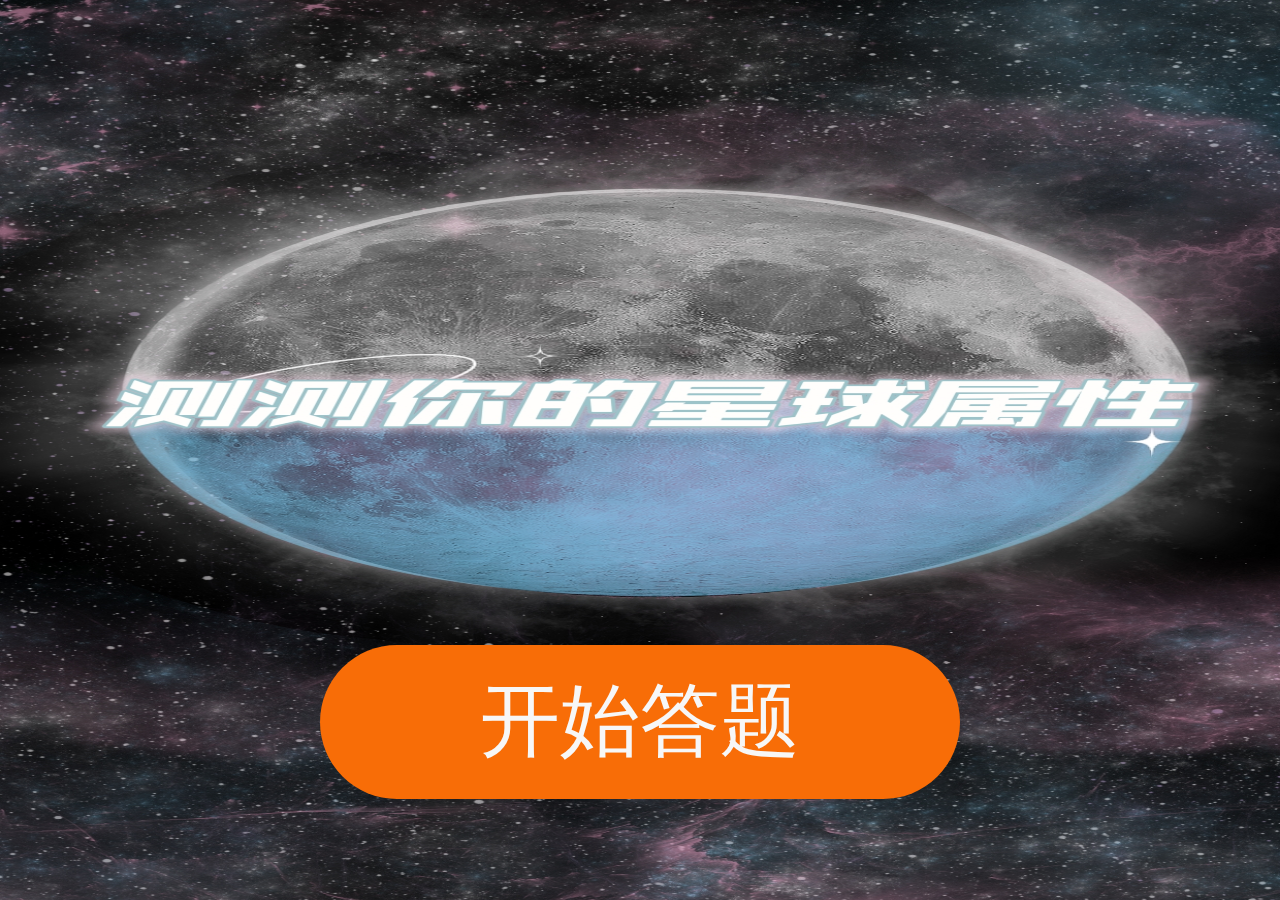
<file: .old/index.html>
<!DOCTYPE html>
<html lang="zh">
<head>
<meta charset="UTF-8">
<title>测测你的音乐星球</title>
<meta name="viewport" content="width=device-width, user-scalable=no, initial-scale=1.0, maximum-scale=1.0, minimum-scale=1.0">

<link rel="stylesheet" type="text/css" href="assets/css/css.css">
<!-- <link rel="stylesheet" type="text/css" href="assets/css/reset.css"> -->

<script type="text/javascript" src="assets/js/rem.js" ></script>
<script type="text/javascript" src="assets/js/jquery-3.6.0.min.js"></script>
</head>
<body class="start">

<div class='start-button' onclick="location.href='test.html'">
    开始答题
</div>
<script type="text/javascript">
    var button = document.getElementsByClassName("start-button")
    var w = window.screen.availWidth;
    var h = window.screen.availHeight;
    $(button).css('top', h*0.65);
    $(button).css('width', w*0.5);
    $(button).css('font-size', w*0.5/8);
</script>
</body>
</html>
</file>
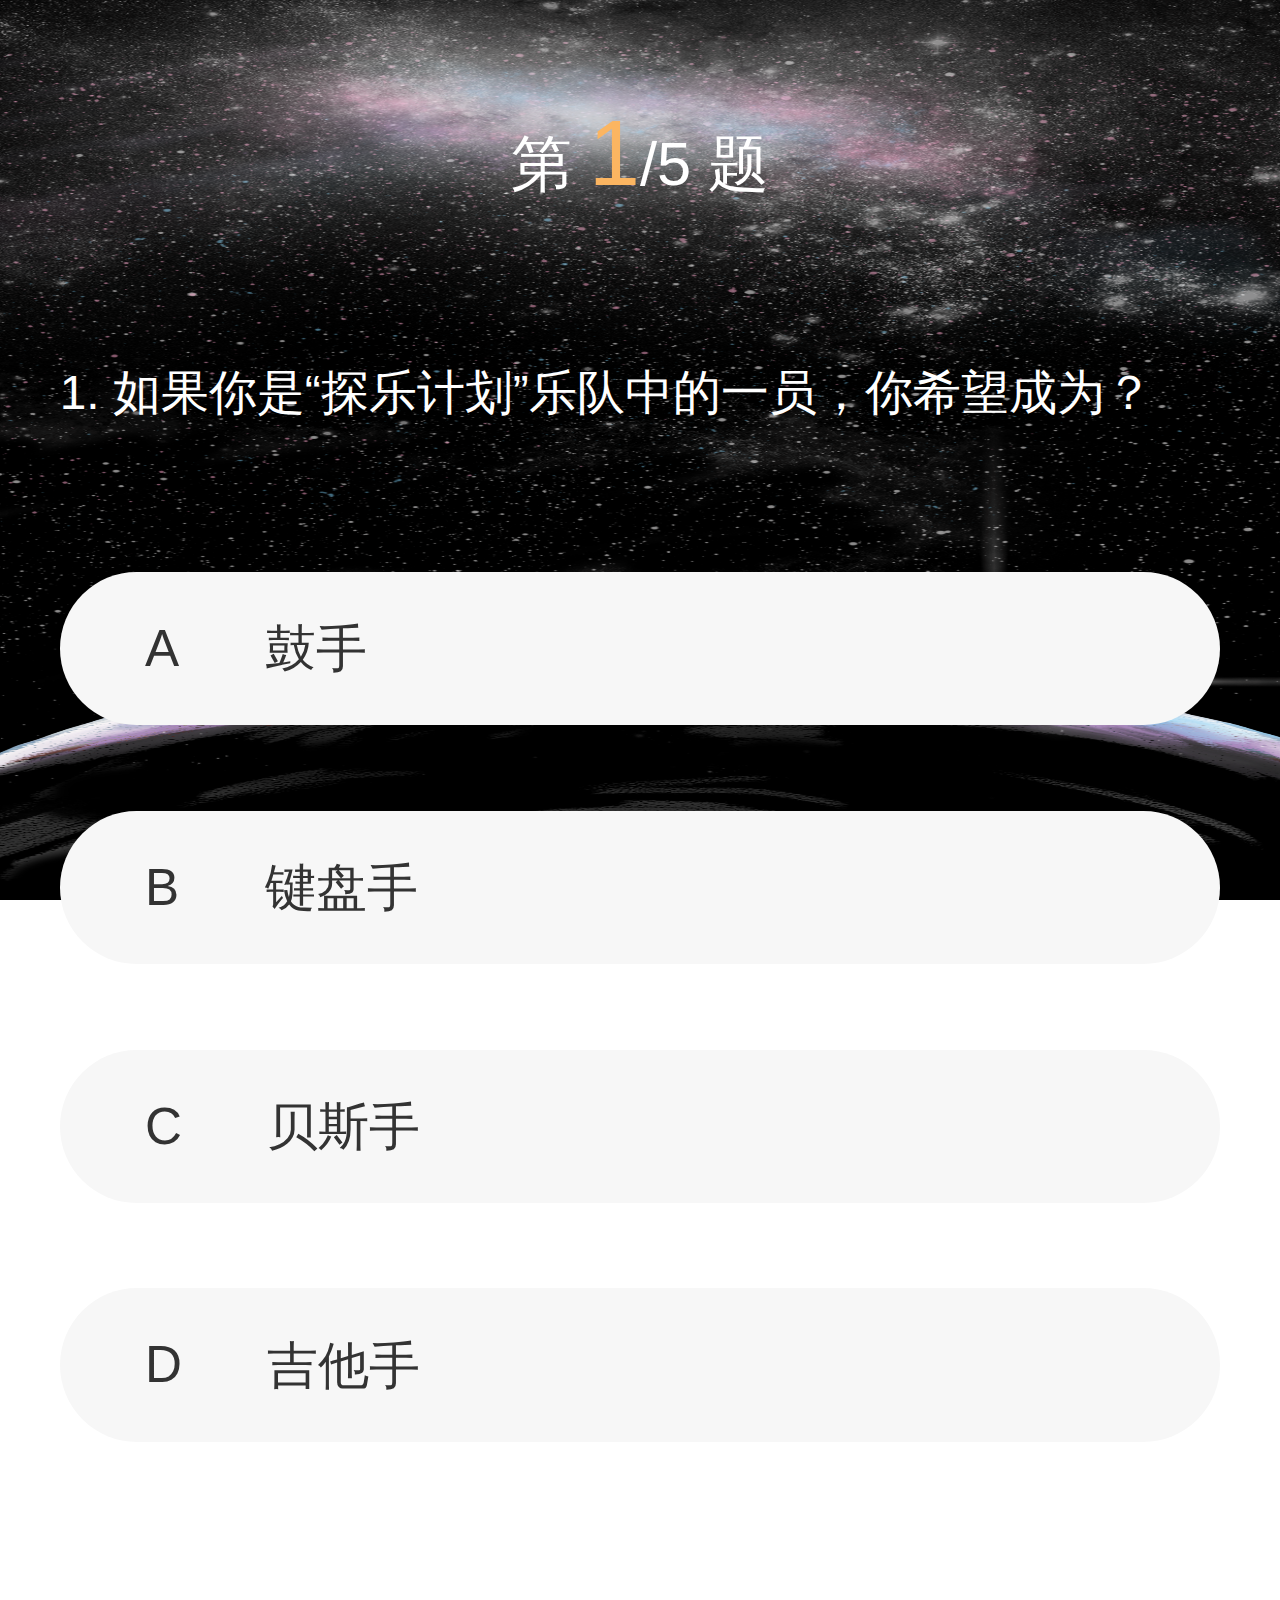
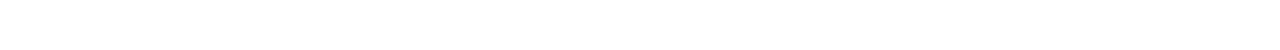
<file: .old/test.html>
﻿<!DOCTYPE html>
<html lang="zh">
<head>
<meta charset="UTF-8">
<title>测测你的音乐星球</title>
<meta name="viewport" content="width=device-width, user-scalable=no, initial-scale=1.0, maximum-scale=1.0, minimum-scale=1.0">

<link rel="stylesheet" type="text/css" href="assets/css/css.css">
<link rel="stylesheet" type="text/css" href="assets/css/reset.css">

<script type="text/javascript" src="assets/js/rem.js" ></script>
<script type="text/javascript" src="assets/js/jquery-3.6.0.min.js"></script>
</head>
<body class="answer">

<div class="topic">
	<div class="entrance-bottom">
		<div class="topic-frameli"></div>
		<div class="entrance-bottom-frame clearfix">
			
		</div>
	</div>
</div>

<script src="assets/js/index.js" type="text/javascript" charset="utf-8"></script>
<script type="text/javascript">
		window.onload = function(){
	getQs()
}
</script>
</body>
</html>
</file>
<file: .old/assets/css/css.css>
.index{width: 100%;padding-bottom: 1.1rem;}

/*topic页面*/
.topic{position: relative;height: 100%;overflow-y:auto;width: 100%;background-attachment:fixed;box-sizing: border-box;}

.topic-frameli{
    text-align: center;line-height: 1.5rem;font-size: 0.36rem;width: 5.65rem;height: 1.3rem;margin: 0.15rem auto 0.6rem auto;color: #ffffff;background-size: cover;}
.topic-frameli div{display: inline-block;font-size: 0.54rem;color: #fbb561;}
.entrance-bottom{width: 100%;position: relative;z-index: 10;height:-webkit-fill-available;overflow-x: hidden;}
.entrance-bottom-frame{
    transition: all 0.5s;
    width: 10000%;
    margin: 0 auto;
    margin-top:0.3rem;
}
.entrance-bottom-frame-beijing{position: absolute;z-index: 1;width: 100%;height: 100%;top:0;left: 0;background: url(../img/evaluating/yincang.png);background-size:cover;}
.entrance-bottom-frame-line{
    color: white;
    transition: all 0.5s;
    pointer-events: none;
    cursor: default;
    width: 1%;
    float: left;
    position: relative;
    padding: 0 0.35rem;
    box-sizing: border-box;
}
.entrance-bottom-frame-line-id{font-size: 30px;color: white;text-align:center;line-height: 60px;position: absolute;left: 50%;margin-left: -30px;height: 60px;width: 60px;background: url(../img/evaluating/e-id.png);background-size: cover;top: -30px;}
.entrance-bottom-frame-line-title{font-size: 0.28rem;margin-bottom: 0.8rem;line-height: 0.5rem;}
.entrance-bottom-frame-line-button{
    display: table;
    transition: margin 0.5s;
    position: relative;
    cursor: pointer;
    width: 100%;
    min-height:0.9rem;
    margin-bottom:0.5rem;
    float: left;
    box-sizing: border-box;
    background: #f7f7f7;
    color: #333333;
    border-radius: 0.54rem;
    padding: 0 0.5rem;}
.entrance-bottom-frame-line-button-frame{
    width: 100%;
    min-height: 0.9rem;
    display: table-cell;
    vertical-align:middle;
    font-size: 0.3rem;
    padding:0.1rem 0 0.1rem 0.5rem;
}

.entrance-bottom-frame-line-button-id{
    height: 0.9rem;
    display: table-cell;
    vertical-align: middle;
    line-height: 0.9rem;
    font-size: 0.3rem;}
.entrance-bottom-frame-line-button:hover{color: white; background: #f86d07}

.entrance-bottom-frame-line.active{pointer-events: auto;  }
.entrance-bottom-frame-line.active .entrance-bottom-frame-beijing{display: none;}
.entrance-bottom-frame-beijing.none{background: #000000;opacity: 0.2;}

.start-button{
    transition: margin 0.5s;
    position: relative;
    top: 0;
    cursor: pointer;
    min-height:0.9rem;
    margin-bottom:0.5rem;
    box-sizing: border-box;
    background: #f86d07;
    color: #f7f7f7;
    border-radius: 0.54rem;padding: 0 0.5rem;
    display: inline-flex;
    text-align: center;
    align-content: center;
    justify-content: center;
    align-items: center;
    flex-wrap: nowrap;
    flex-direction: column;
}.start-button:active{
     transform: scale(0.9);
     box-shadow: 3px 2px 22px 1px rgba(0, 0, 0, 0.24);
}
.start-button:hover{color: white; background: royalblue;}
body{
    text-align: center;
    overflow: hidden;
}
.start{
    background: url('../img/start.jpg') no-repeat fixed center;
    background-size:100% 100%;
}.answer{
    background: url("../img/answer.png") no-repeat fixed center;
     background-size:100% 100%;
}

audio{
    /*display: table-cell;*/
    vertical-align: middle;
}
img{
    width: auto;
    position: center;
}
div.musicbox{
    display: flex;
    justify-content: space-between;
    align-items: center;
    /* width: 100%; */
    height: 1.08rem;
    padding: 0 0.4rem;
    background: url("../img/play.png") no-repeat center;
}
</file>
